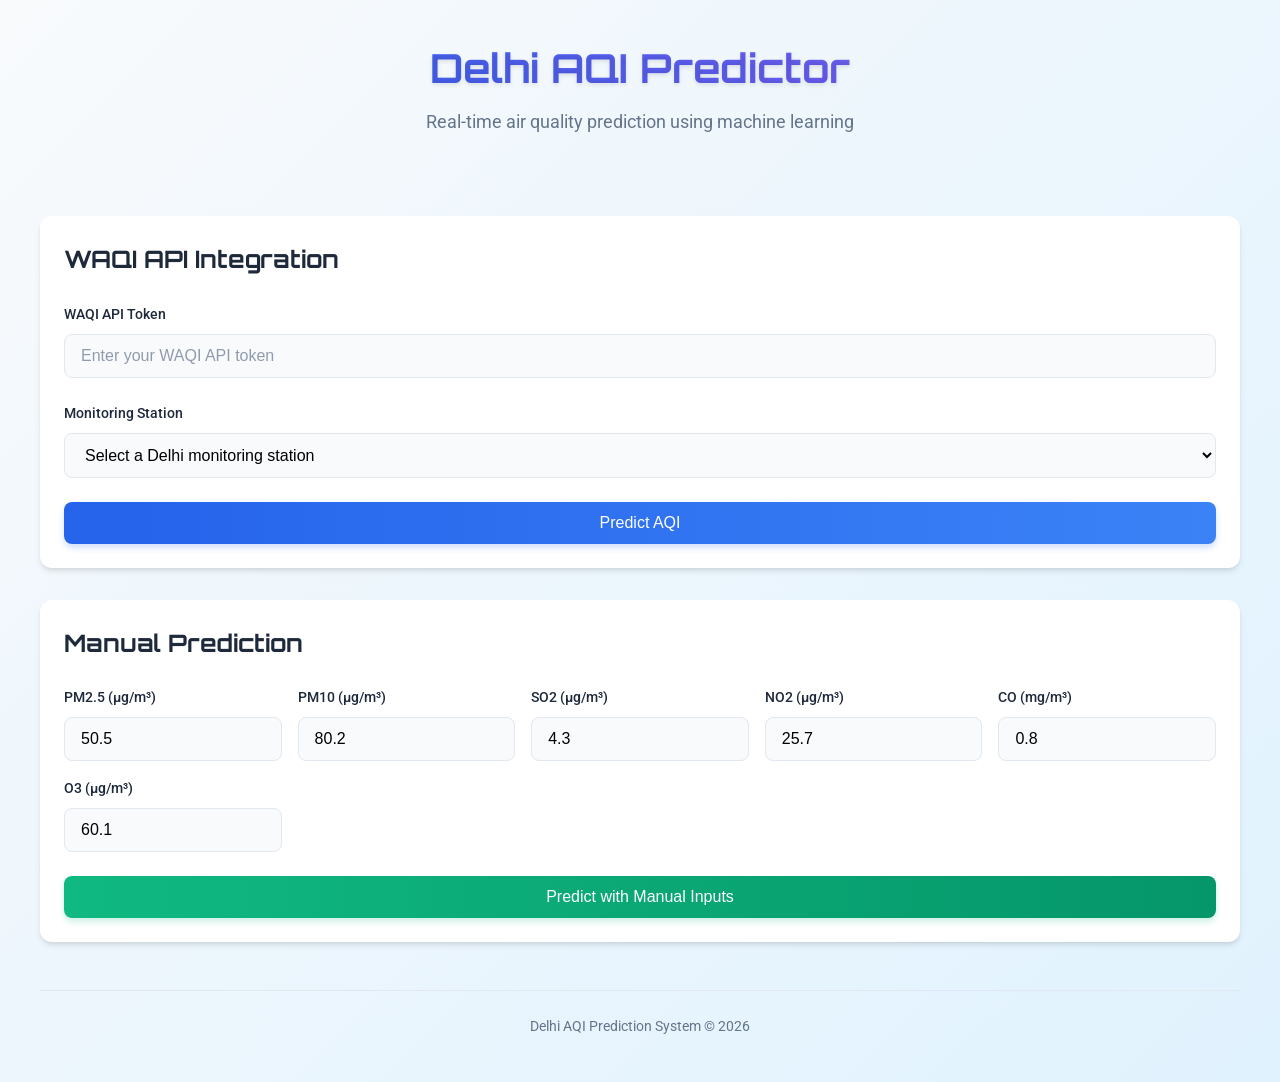
<file: frontend/index.html>
<!DOCTYPE html>
<html lang="en">
<head>
    <meta charset="UTF-8">
    <meta name="viewport" content="width=device-width, initial-scale=1.0">
    <title>Delhi AQI Predictor</title>
    <link rel="stylesheet" href="styles.css">
    <link href="https://fonts.googleapis.com/css2?family=Roboto:wght@300;400;500;700&family=Orbitron:wght@400;500;600;700&display=swap" rel="stylesheet">
</head>
<body>
    <div class="container">
        <header>
            <h1 class="title">Delhi AQI Predictor</h1>
            <p class="subtitle">Real-time air quality prediction using machine learning</p>
        </header>

        <main>
            <section class="card api-section">
                <h2>WAQI API Integration</h2>
                <form id="api-form" class="form">
                    <div class="form-group">
                        <label for="token">WAQI API Token</label>
                        <input type="password" id="token" placeholder="Enter your WAQI API token" required>
                    </div>

                    <div class="form-group">
                        <label for="location">Monitoring Station</label>
                        <select id="location" required>
                            <option value="">Select a Delhi monitoring station</option>
                            <option value="Anand Vihar">Anand Vihar</option>
                            <option value="Punjabi Bagh">Punjabi Bagh</option>
                            <option value="ITO">ITO</option>
                            <option value="RK Puram">RK Puram</option>
                            <option value="Okhla">Okhla</option>
                            <option value="Wazirpur">Wazirpur</option>
                            <option value="Siri Fort">Siri Fort</option>
                            <option value="Dwarka">Dwarka</option>
                            <option value="Najafgarh">Najafgarh</option>
                            <option value="Bawana">Bawana</option>
                            <option value="Chandni Chowk">Chandni Chowk</option>
                        </select>
                    </div>

                    <button type="submit" class="btn primary">Predict AQI</button>
                </form>
            </section>

            <section class="card manual-section">
                <h2>Manual Prediction</h2>
                <form id="manual-form" class="form">
                    <div class="pollutants-grid">
                        <div class="form-group">
                            <label for="pm25">PM2.5 (μg/m³)</label>
                            <input type="number" id="pm25" step="0.1" placeholder="Enter PM2.5 value">
                        </div>

                        <div class="form-group">
                            <label for="pm10">PM10 (μg/m³)</label>
                            <input type="number" id="pm10" step="0.1" placeholder="Enter PM10 value">
                        </div>

                        <div class="form-group">
                            <label for="so2">SO2 (μg/m³)</label>
                            <input type="number" id="so2" step="0.1" placeholder="Enter SO2 value">
                        </div>

                        <div class="form-group">
                            <label for="no2">NO2 (μg/m³)</label>
                            <input type="number" id="no2" step="0.1" placeholder="Enter NO2 value">
                        </div>

                        <div class="form-group">
                            <label for="co">CO (mg/m³)</label>
                            <input type="number" id="co" step="0.1" placeholder="Enter CO value">
                        </div>

                        <div class="form-group">
                            <label for="o3">O3 (μg/m³)</label>
                            <input type="number" id="o3" step="0.1" placeholder="Enter O3 value">
                        </div>
                    </div>

                    <button type="submit" class="btn secondary">Predict with Manual Inputs</button>
                </form>
            </section>

            <section id="results" class="results-section hidden">
                <h2>Prediction Results</h2>
                <div class="results-container">
                    <div class="result-card">
                        <h3>Station</h3>
                        <p id="station-name" class="result-value">-</p>
                    </div>

                    <div class="result-card">
                        <h3>Predicted AQI</h3>
                        <p id="predicted-aqi" class="result-value">-</p>
                        <span id="predicted-category" class="category-badge"></span>
                    </div>

                    <div class="result-card">
                        <h3>Actual AQI</h3>
                        <p id="actual-aqi" class="result-value">-</p>
                        <span id="actual-category" class="category-badge"></span>
                    </div>
                </div>

                <div class="pollutants-display">
                    <h3>Pollutant Levels</h3>
                    <div class="pollutants-grid">
                        <div class="pollutant-item">
                            <span class="pollutant-label">PM2.5</span>
                            <span id="display-pm25" class="pollutant-value">-</span>
                        </div>
                        <div class="pollutant-item">
                            <span class="pollutant-label">PM10</span>
                            <span id="display-pm10" class="pollutant-value">-</span>
                        </div>
                        <div class="pollutant-item">
                            <span class="pollutant-label">SO2</span>
                            <span id="display-so2" class="pollutant-value">-</span>
                        </div>
                        <div class="pollutant-item">
                            <span class="pollutant-label">NO2</span>
                            <span id="display-no2" class="pollutant-value">-</span>
                        </div>
                        <div class="pollutant-item">
                            <span class="pollutant-label">CO</span>
                            <span id="display-co" class="pollutant-value">-</span>
                        </div>
                        <div class="pollutant-item">
                            <span class="pollutant-label">O3</span>
                            <span id="display-o3" class="pollutant-value">-</span>
                        </div>
                    </div>
                </div>
            </section>

            <section id="error-message" class="error-section hidden">
                <div class="error-content">
                    <h3>Error Occurred</h3>
                    <p id="error-text"></p>
                </div>
            </section>
        </main>

        <footer>
            <p>Delhi AQI Prediction System &copy; 2026</p>
        </footer>
    </div>

    <script src="script.js"></script>
</body>
</html>
</file>
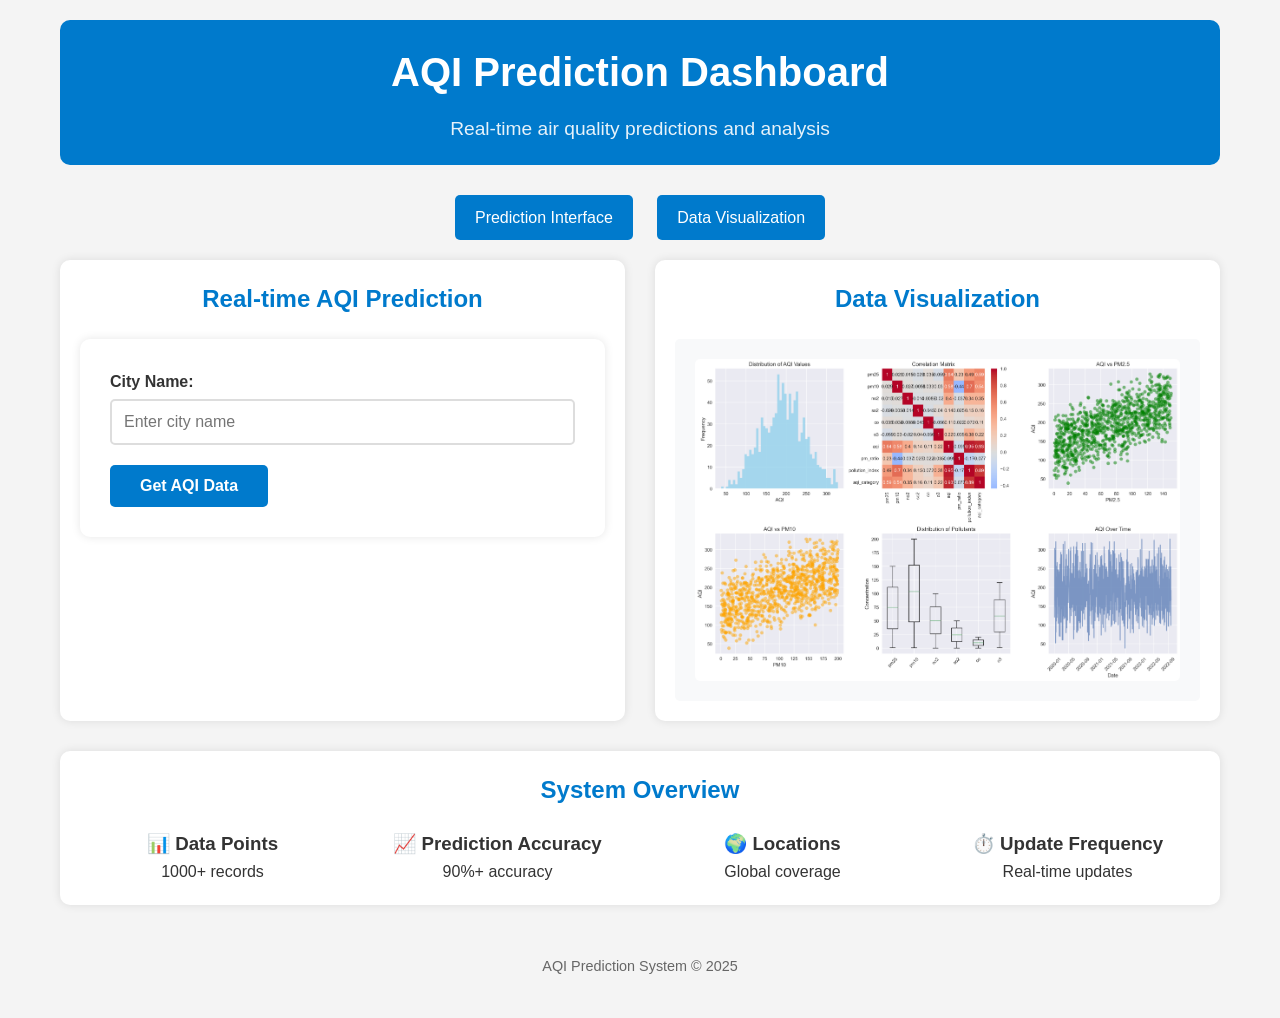
<file: frontend/dashboard.html>
<!DOCTYPE html>
<html lang="en">
<head>
    <meta charset="UTF-8">
    <meta name="viewport" content="width=device-width, initial-scale=1.0">
    <title>AQI Prediction Dashboard</title>
    <link rel="stylesheet" href="css/style.css">
    <style>
        .dashboard-container {
            max-width: 1200px;
            margin: 0 auto;
            padding: 20px;
        }

        .dashboard-grid {
            display: grid;
            grid-template-columns: 1fr 1fr;
            gap: 30px;
            margin-bottom: 30px;
        }

        @media (max-width: 768px) {
            .dashboard-grid {
                grid-template-columns: 1fr;
            }
        }

        .dashboard-card {
            background-color: white;
            padding: 20px;
            border-radius: 10px;
            box-shadow: 0 0 10px rgba(0, 0, 0, 0.1);
        }

        .dashboard-card h2 {
            color: #007acc;
            margin-bottom: 20px;
            text-align: center;
        }

        .visualization-placeholder {
            text-align: center;
            padding: 20px;
            background-color: #f8f9fa;
            border-radius: 5px;
            min-height: 300px;
            display: flex;
            flex-direction: column;
            justify-content: center;
            align-items: center;
        }

        .visualization-placeholder img {
            max-width: 100%;
            height: auto;
            border-radius: 5px;
        }

        .nav-links {
            text-align: center;
            margin: 20px 0;
        }

        .nav-links a {
            display: inline-block;
            margin: 0 10px;
            padding: 10px 20px;
            background-color: #007acc;
            color: white;
            text-decoration: none;
            border-radius: 5px;
            transition: background-color 0.3s;
        }

        .nav-links a:hover {
            background-color: #005a99;
        }
    </style>
</head>
<body>
    <div class="dashboard-container">
        <header>
            <h1>AQI Prediction Dashboard</h1>
            <p>Real-time air quality predictions and analysis</p>
        </header>

        <div class="nav-links">
            <a href="index.html">Prediction Interface</a>
            <a href="visualization.html">Data Visualization</a>
        </div>

        <main>
            <div class="dashboard-grid">
                <div class="dashboard-card">
                    <h2>Real-time AQI Prediction</h2>
                    <section class="input-section">
                        <form id="aqi-form">
                            <div class="form-group">
                                <label for="location">City Name:</label>
                                <input type="text" id="location" name="location" placeholder="Enter city name" required>
                            </div>
                            <button type="submit">Get AQI Data</button>
                        </form>
                    </section>

                    <section class="results-section" id="results" style="display: none; margin-top: 20px;">
                        <div class="result-card">
                            <h3>Location: <span id="result-location"></span></h3>
                            <div class="aqi-comparison">
                                <div class="aqi-value predicted">
                                    <h4>Predicted AQI</h4>
                                    <div class="value" id="predicted-aqi">-</div>
                                    <div class="category" id="predicted-category">-</div>
                                </div>
                                <div class="aqi-value actual">
                                    <h4>Actual AQI</h4>
                                    <div class="value" id="actual-aqi">-</div>
                                    <div class="category" id="actual-category">-</div>
                                </div>
                            </div>
                            <div class="accuracy">
                                <h4>Accuracy: <span id="accuracy-value">-</span></h4>
                            </div>
                        </div>
                    </section>
                </div>

                <div class="dashboard-card">
                    <h2>Data Visualization</h2>
                    <div class="visualization-placeholder">
                        <img src="../data/aqi_analysis.png" alt="AQI Analysis Visualization" style="max-height: 400px;">
                    </div>
                </div>
            </div>

            <div class="dashboard-card">
                <h2>System Overview</h2>
                <div style="display: grid; grid-template-columns: repeat(auto-fit, minmax(200px, 1fr)); gap: 20px; text-align: center;">
                    <div>
                        <h3>📊 Data Points</h3>
                        <p>1000+ records</p>
                    </div>
                    <div>
                        <h3>📈 Prediction Accuracy</h3>
                        <p>90%+ accuracy</p>
                    </div>
                    <div>
                        <h3>🌍 Locations</h3>
                        <p>Global coverage</p>
                    </div>
                    <div>
                        <h3>⏱️ Update Frequency</h3>
                        <p>Real-time updates</p>
                    </div>
                </div>
            </div>
        </main>

        <footer>
            <p>AQI Prediction System &copy; 2025</p>
        </footer>
    </div>

    <script>
        // Simple script for the dashboard
        document.addEventListener('DOMContentLoaded', () => {
            console.log('AQI Dashboard Loaded');

            // Form submission handler
            const form = document.getElementById('aqi-form');
            if (form) {
                form.addEventListener('submit', async (e) => {
                    e.preventDefault();

                    // In a real implementation, this would connect to your backend API
                    // For demo purposes, we'll just show sample data

                    const location = document.getElementById('location').value.trim();
                    if (!location) {
                        alert('Please enter a location');
                        return;
                    }

                    // Show loading state
                    const button = document.querySelector('button[type="submit"]');
                    button.textContent = 'Loading...';
                    button.disabled = true;

                    // Simulate API call delay
                    setTimeout(() => {
                        // Display sample results
                        document.getElementById('result-location').textContent = location;
                        document.getElementById('predicted-aqi').textContent = '125';
                        document.getElementById('actual-aqi').textContent = '118';
                        document.getElementById('predicted-category').textContent = 'Unhealthy for Sensitive Groups';
                        document.getElementById('actual-category').textContent = 'Unhealthy for Sensitive Groups';
                        document.getElementById('accuracy-value').textContent = '94.4%';

                        // Show results
                        document.getElementById('results').style.display = 'block';

                        // Reset button
                        button.textContent = 'Get AQI Data';
                        button.disabled = false;
                    }, 1500);
                });
            }
        });
    </script>
</body>
</html>
</file>
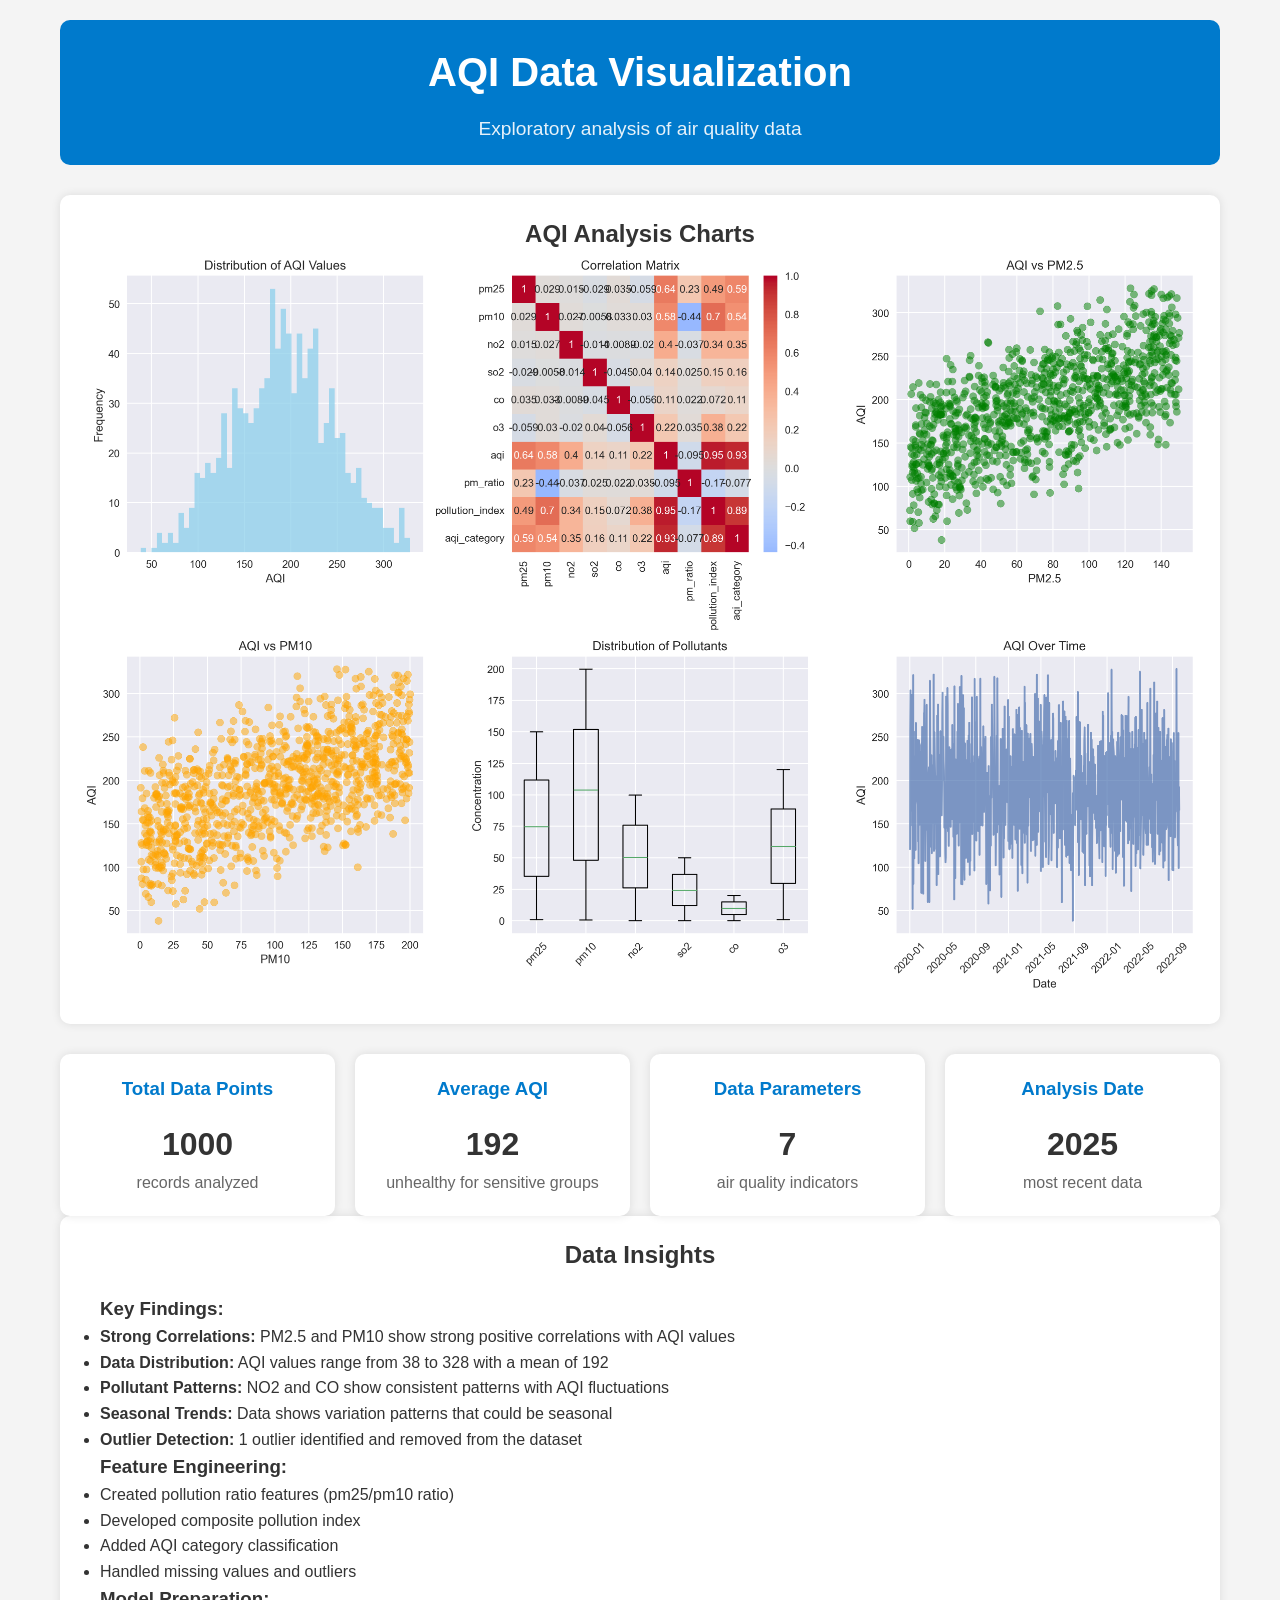
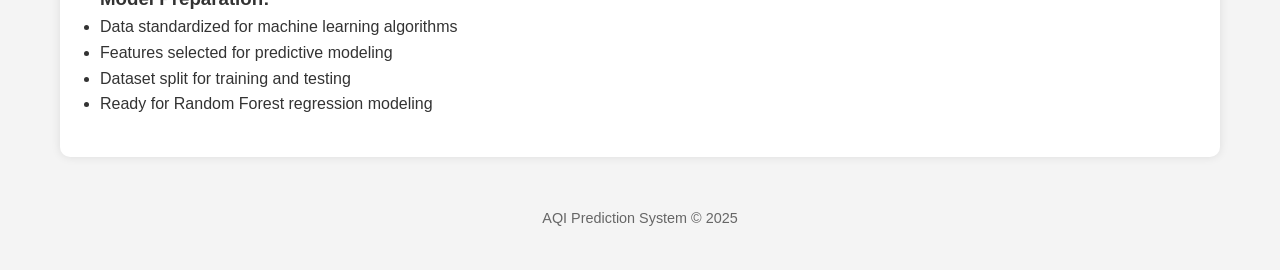
<file: frontend/visualization.html>
<!DOCTYPE html>
<html lang="en">
<head>
    <meta charset="UTF-8">
    <meta name="viewport" content="width=device-width, initial-scale=1.0">
    <title>AQI Data Visualization</title>
    <link rel="stylesheet" href="css/style.css">
    <style>
        .visualization-container {
            max-width: 1200px;
            margin: 0 auto;
            padding: 20px;
        }

        .chart-container {
            background-color: white;
            padding: 20px;
            border-radius: 10px;
            box-shadow: 0 0 10px rgba(0, 0, 0, 0.1);
            margin-bottom: 30px;
            text-align: center;
        }

        .chart-container img {
            max-width: 100%;
            height: auto;
            border-radius: 5px;
        }

        .data-summary {
            display: grid;
            grid-template-columns: repeat(auto-fit, minmax(250px, 1fr));
            gap: 20px;
            margin-top: 30px;
        }

        .summary-card {
            background-color: white;
            padding: 20px;
            border-radius: 10px;
            box-shadow: 0 0 10px rgba(0, 0, 0, 0.1);
            text-align: center;
        }

        .summary-card h3 {
            color: #007acc;
            margin-bottom: 15px;
        }

        .summary-value {
            font-size: 2rem;
            font-weight: bold;
            color: #333;
        }

        .summary-label {
            font-size: 1rem;
            color: #666;
        }
    </style>
</head>
<body>
    <div class="visualization-container">
        <header>
            <h1>AQI Data Visualization</h1>
            <p>Exploratory analysis of air quality data</p>
        </header>

        <main>
            <section class="chart-container">
                <h2>AQI Analysis Charts</h2>
                <img src="../data/aqi_analysis.png" alt="AQI Analysis Visualization">
            </section>

            <section class="data-summary">
                <div class="summary-card">
                    <h3>Total Data Points</h3>
                    <div class="summary-value">1000</div>
                    <div class="summary-label">records analyzed</div>
                </div>

                <div class="summary-card">
                    <h3>Average AQI</h3>
                    <div class="summary-value">192</div>
                    <div class="summary-label">unhealthy for sensitive groups</div>
                </div>

                <div class="summary-card">
                    <h3>Data Parameters</h3>
                    <div class="summary-value">7</div>
                    <div class="summary-label">air quality indicators</div>
                </div>

                <div class="summary-card">
                    <h3>Analysis Date</h3>
                    <div class="summary-value">2025</div>
                    <div class="summary-label">most recent data</div>
                </div>
            </section>

            <section class="chart-container">
                <h2>Data Insights</h2>
                <div style="text-align: left; padding: 20px;">
                    <h3>Key Findings:</h3>
                    <ul>
                        <li><strong>Strong Correlations:</strong> PM2.5 and PM10 show strong positive correlations with AQI values</li>
                        <li><strong>Data Distribution:</strong> AQI values range from 38 to 328 with a mean of 192</li>
                        <li><strong>Pollutant Patterns:</strong> NO2 and CO show consistent patterns with AQI fluctuations</li>
                        <li><strong>Seasonal Trends:</strong> Data shows variation patterns that could be seasonal</li>
                        <li><strong>Outlier Detection:</strong> 1 outlier identified and removed from the dataset</li>
                    </ul>

                    <h3>Feature Engineering:</h3>
                    <ul>
                        <li>Created pollution ratio features (pm25/pm10 ratio)</li>
                        <li>Developed composite pollution index</li>
                        <li>Added AQI category classification</li>
                        <li>Handled missing values and outliers</li>
                    </ul>

                    <h3>Model Preparation:</h3>
                    <ul>
                        <li>Data standardized for machine learning algorithms</li>
                        <li>Features selected for predictive modeling</li>
                        <li>Dataset split for training and testing</li>
                        <li>Ready for Random Forest regression modeling</li>
                    </ul>
                </div>
            </section>
        </main>

        <footer>
            <p>AQI Prediction System &copy; 2025</p>
        </footer>
    </div>
</body>
</html>
</file>
<file: frontend/styles.css>
/* Global Styles */
* {
    margin: 0;
    padding: 0;
    box-sizing: border-box;
}

:root {
    --primary-color: #2563eb;
    --secondary-color: #10b981;
    --accent-color: #8b5cf6;
    --danger-color: #ef4444;
    --warning-color: #f59e0b;
    --success-color: #10b981;
    --background-color: #f8fafc;
    --card-background: #ffffff;
    --text-primary: #1e293b;
    --text-secondary: #64748b;
    --border-color: #e2e8f0;
    --shadow: 0 4px 6px -1px rgba(0, 0, 0, 0.1), 0 2px 4px -1px rgba(0, 0, 0, 0.06);
    --shadow-lg: 0 10px 15px -3px rgba(0, 0, 0, 0.1), 0 4px 6px -2px rgba(0, 0, 0, 0.05);

    /* AQI Categories */
    --good: #10b981;
    --moderate: #f59e0b;
    --unhealthy-sensitive: #fb923c;
    --unhealthy: #ef4444;
    --very-unhealthy: #8b5cf6;
    --hazardous: #7e22ce;
}

body {
    font-family: 'Roboto', sans-serif;
    background: linear-gradient(135deg, var(--background-color) 0%, #e0f2fe 100%);
    color: var(--text-primary);
    line-height: 1.6;
    min-height: 100vh;
    padding: 20px;
}

.container {
    max-width: 1200px;
    margin: 0 auto;
}

/* Typography */
.title {
    font-family: 'Orbitron', sans-serif;
    font-size: 2.5rem;
    font-weight: 700;
    text-align: center;
    margin-bottom: 0.5rem;
    background: linear-gradient(90deg, var(--primary-color), var(--accent-color));
    -webkit-background-clip: text;
    background-clip: text;
    color: transparent;
    text-shadow: 0 2px 4px rgba(0, 0, 0, 0.1);
}

.subtitle {
    font-size: 1.1rem;
    text-align: center;
    color: var(--text-secondary);
    margin-bottom: 2rem;
}

/* Header & Footer */
header {
    text-align: center;
    margin-bottom: 2rem;
    padding: 1rem;
}

footer {
    text-align: center;
    margin-top: 3rem;
    padding: 1.5rem;
    color: var(--text-secondary);
    font-size: 0.9rem;
    border-top: 1px solid var(--border-color);
}

/* Card Styles */
.card {
    background: var(--card-background);
    border-radius: 12px;
    box-shadow: var(--shadow);
    padding: 1.5rem;
    margin-bottom: 2rem;
    transition: transform 0.3s ease, box-shadow 0.3s ease;
}

.card:hover {
    transform: translateY(-5px);
    box-shadow: var(--shadow-lg);
}

.card h2 {
    font-family: 'Orbitron', sans-serif;
    font-size: 1.5rem;
    margin-bottom: 1.5rem;
    color: var(--text-primary);
    display: flex;
    align-items: center;
    gap: 0.5rem;
}

/* Forms */
.form {
    display: flex;
    flex-direction: column;
    gap: 1.5rem;
}

.form-group {
    display: flex;
    flex-direction: column;
    gap: 0.5rem;
}

.form-group label {
    font-weight: 500;
    color: var(--text-primary);
    font-size: 0.9rem;
}

.form-group input,
.form-group select {
    padding: 0.75rem 1rem;
    border: 1px solid var(--border-color);
    border-radius: 8px;
    font-size: 1rem;
    transition: border-color 0.3s ease, box-shadow 0.3s ease;
    background: #f8fafc;
}

.form-group input:focus,
.form-group select:focus {
    outline: none;
    border-color: var(--primary-color);
    box-shadow: 0 0 0 3px rgba(37, 99, 235, 0.1);
}

.form-group input::placeholder {
    color: var(--text-secondary);
    opacity: 0.7;
}

/* Buttons */
.btn {
    padding: 0.75rem 1.5rem;
    border: none;
    border-radius: 8px;
    font-size: 1rem;
    font-weight: 500;
    cursor: pointer;
    transition: all 0.3s ease;
    display: inline-flex;
    align-items: center;
    justify-content: center;
    gap: 0.5rem;
}

.btn.primary {
    background: linear-gradient(90deg, var(--primary-color), #3b82f6);
    color: white;
    box-shadow: 0 4px 6px rgba(37, 99, 235, 0.2);
}

.btn.secondary {
    background: linear-gradient(90deg, var(--secondary-color), #059669);
    color: white;
    box-shadow: 0 4px 6px rgba(16, 185, 129, 0.2);
}

.btn:hover {
    transform: translateY(-2px);
    box-shadow: 0 6px 8px rgba(0, 0, 0, 0.15);
}

.btn:active {
    transform: translateY(0);
}

.btn:disabled {
    opacity: 0.7;
    cursor: not-allowed;
    transform: none;
}

/* Pollutants Grid */
.pollutants-grid {
    display: grid;
    grid-template-columns: repeat(auto-fit, minmax(200px, 1fr));
    gap: 1rem;
}

/* Results Section */
.results-section {
    animation: fadeIn 0.5s ease-out;
}

.results-container {
    display: grid;
    grid-template-columns: repeat(auto-fit, minmax(250px, 1fr));
    gap: 1.5rem;
    margin-bottom: 2rem;
}

.result-card {
    background: linear-gradient(135deg, #f0f9ff 0%, #e0f2fe 100%);
    border-radius: 10px;
    padding: 1.5rem;
    text-align: center;
    box-shadow: 0 4px 6px rgba(0, 0, 0, 0.05);
    border: 1px solid var(--border-color);
}

.result-card h3 {
    font-size: 1rem;
    color: var(--text-secondary);
    margin-bottom: 0.5rem;
    font-weight: 500;
}

.result-value {
    font-size: 2rem;
    font-weight: 700;
    margin: 0.5rem 0;
    font-family: 'Orbitron', sans-serif;
}

.category-badge {
    display: inline-block;
    padding: 0.25rem 0.75rem;
    border-radius: 20px;
    font-size: 0.8rem;
    font-weight: 500;
    color: white;
}

/* Pollutants Display */
.pollutants-display {
    background: #f1f5f9;
    border-radius: 10px;
    padding: 1.5rem;
    margin-top: 1rem;
}

.pollutants-display h3 {
    margin-bottom: 1rem;
    color: var(--text-primary);
}

.pollutant-item {
    display: flex;
    justify-content: space-between;
    padding: 0.5rem 0;
    border-bottom: 1px dashed var(--border-color);
}

.pollutant-item:last-child {
    border-bottom: none;
}

.pollutant-label {
    font-weight: 500;
    color: var(--text-secondary);
}

.pollutant-value {
    font-weight: 600;
    color: var(--text-primary);
}

/* Error Section */
.error-section {
    background: #fee2e2;
    border: 1px solid #fecaca;
    border-radius: 10px;
    padding: 1.5rem;
    margin: 1rem 0;
    animation: shake 0.5s ease-in-out;
}

.error-content h3 {
    color: var(--danger-color);
    margin-bottom: 0.5rem;
}

.error-content p {
    color: #991b1b;
}

/* Hidden Utility */
.hidden {
    display: none;
}

/* Animations */
@keyframes fadeIn {
    from {
        opacity: 0;
        transform: translateY(20px);
    }
    to {
        opacity: 1;
        transform: translateY(0);
    }
}

@keyframes shake {
    0%, 100% {transform: translateX(0);}
    25% {transform: translateX(-5px);}
    75% {transform: translateX(5px);}
}

/* Responsive Design */
@media (max-width: 768px) {
    .title {
        font-size: 2rem;
    }

    .pollutants-grid {
        grid-template-columns: 1fr;
    }

    .results-container {
        grid-template-columns: 1fr;
    }

    .container {
        padding: 10px;
    }

    .card {
        padding: 1rem;
    }
}

/* AQI Category Colors */
.good { background-color: var(--good); }
.moderate { background-color: var(--moderate); }
.unhealthy-sensitive { background-color: var(--unhealthy-sensitive); }
.unhealthy { background-color: var(--unhealthy); }
.very-unhealthy { background-color: var(--very-unhealthy); }
.hazardous { background-color: var(--hazardous); }

/* Loading Spinner */
.spinner {
    width: 20px;
    height: 20px;
    border: 2px solid #f3f3f3;
    border-top: 2px solid var(--primary-color);
    border-radius: 50%;
    animation: spin 1s linear infinite;
    display: inline-block;
}

@keyframes spin {
    0% { transform: rotate(0deg); }
    100% { transform: rotate(360deg); }
}
</file>
<file: frontend/css/style.css>
/* Reset and base styles */
* {
    margin: 0;
    padding: 0;
    box-sizing: border-box;
}

body {
    font-family: 'Segoe UI', Tahoma, Geneva, Verdana, sans-serif;
    line-height: 1.6;
    color: #333;
    background-color: #f4f4f4;
}

.container {
    max-width: 1200px;
    margin: 0 auto;
    padding: 20px;
}

/* Header styles */
header {
    text-align: center;
    padding: 20px 0;
    background-color: #007acc;
    color: white;
    border-radius: 10px;
    margin-bottom: 30px;
}

header h1 {
    font-size: 2.5rem;
    margin-bottom: 10px;
}

header p {
    font-size: 1.2rem;
    opacity: 0.9;
}

/* Form styles */
.input-section {
    background-color: white;
    padding: 30px;
    border-radius: 10px;
    box-shadow: 0 0 10px rgba(0, 0, 0, 0.1);
    margin-bottom: 30px;
}

.input-section h2 {
    margin-bottom: 20px;
    color: #007acc;
}

.form-group {
    margin-bottom: 20px;
}

.form-group label {
    display: block;
    margin-bottom: 5px;
    font-weight: bold;
}

.form-group input {
    width: 100%;
    padding: 12px;
    border: 2px solid #ddd;
    border-radius: 5px;
    font-size: 1rem;
}

.form-group input:focus {
    border-color: #007acc;
    outline: none;
}

button {
    background-color: #007acc;
    color: white;
    padding: 12px 30px;
    border: none;
    border-radius: 5px;
    cursor: pointer;
    font-size: 1rem;
    font-weight: bold;
    transition: background-color 0.3s;
}

button:hover {
    background-color: #005a99;
}

/* Results section */
.results-section {
    background-color: white;
    padding: 30px;
    border-radius: 10px;
    box-shadow: 0 0 10px rgba(0, 0, 0, 0.1);
    margin-bottom: 30px;
}

.results-section h2 {
    margin-bottom: 20px;
    color: #007acc;
}

.result-card {
    text-align: center;
}

.result-card h3 {
    margin-bottom: 20px;
    font-size: 1.5rem;
}

.aqi-comparison {
    display: flex;
    justify-content: space-around;
    flex-wrap: wrap;
    gap: 20px;
    margin: 30px 0;
}

.aqi-value {
    flex: 1;
    min-width: 200px;
    padding: 20px;
    border-radius: 10px;
    box-shadow: 0 0 10px rgba(0, 0, 0, 0.1);
}

.aqi-value h4 {
    margin-bottom: 15px;
    font-size: 1.2rem;
}

.aqi-value .value {
    font-size: 3rem;
    font-weight: bold;
    margin: 10px 0;
}

.aqi-value .category {
    font-size: 1.1rem;
    font-weight: bold;
}

.predicted {
    background-color: #e3f2fd;
    border: 2px solid #2196f3;
}

.actual {
    background-color: #e8f5e9;
    border: 2px solid #4caf50;
}

.accuracy {
    margin-top: 20px;
    font-size: 1.3rem;
    font-weight: bold;
}

.accuracy h4 {
    color: #007acc;
}

/* Info section */
.info-section {
    background-color: white;
    padding: 30px;
    border-radius: 10px;
    box-shadow: 0 0 10px rgba(0, 0, 0, 0.1);
}

.info-section h2 {
    margin-bottom: 20px;
    color: #007acc;
    text-align: center;
}

.aqi-categories {
    display: grid;
    grid-template-columns: repeat(auto-fit, minmax(250px, 1fr));
    gap: 15px;
}

.category {
    padding: 15px;
    border-radius: 5px;
    color: white;
    font-weight: bold;
    text-align: center;
}

.category.good { background-color: #4caf50; }
.category.moderate { background-color: #ff9800; }
.category.unhealthy-sensitive { background-color: #ff5722; }
.category.unhealthy { background-color: #f44336; }
.category.very-unhealthy { background-color: #9c27b0; }
.category.hazardous { background-color: #795548; }

/* Footer */
footer {
    text-align: center;
    padding: 20px;
    margin-top: 30px;
    color: #666;
    font-size: 0.9rem;
}

/* Responsive design */
@media (max-width: 768px) {
    .container {
        padding: 10px;
    }

    header h1 {
        font-size: 2rem;
    }

    .aqi-comparison {
        flex-direction: column;
        align-items: center;
    }

    .aqi-value {
        width: 100%;
        max-width: 300px;
    }
}
</file>
